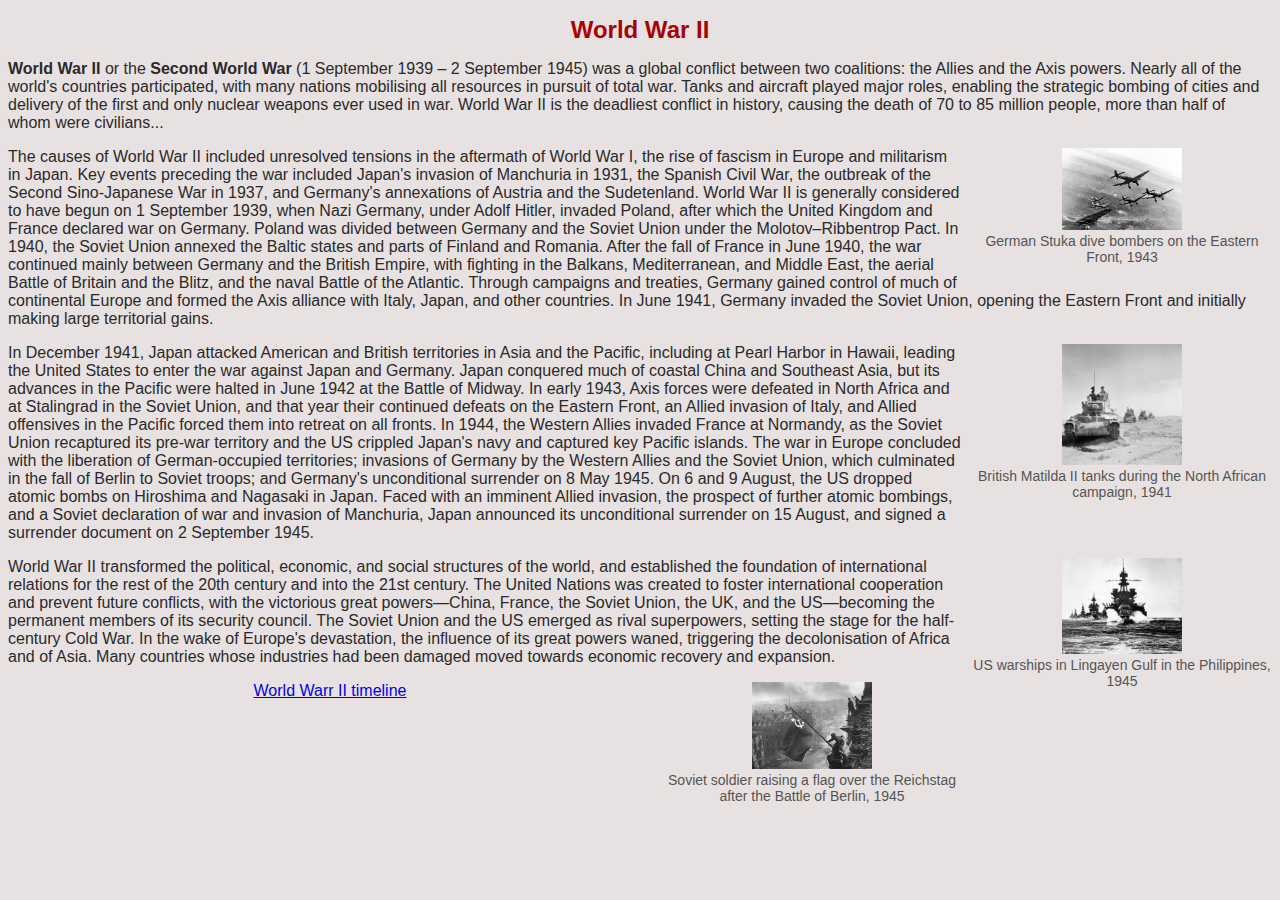
<file: index.html>
<!DOCTYPE html>

<head>
    <meta charset="utf-8">
    <title>World War II</title>
    <link rel="stylesheet" href="/style.css">
</head>
<body>

    <h1>World War II</h1>

    <p><b>World War II</b> or the <b>Second World War</b> (1 September 1939 – 2 September 1945) was a global conflict between two coalitions: the Allies and the Axis powers. Nearly all of the world's countries participated, with many nations mobilising all resources in pursuit of total war. Tanks and aircraft played major roles, enabling the strategic bombing of cities and delivery of the first and only nuclear weapons ever used in war. World War II is the deadliest conflict in history, causing the death of 70 to 85 million people, more than half of whom were civilians...</p>

    <figure class="float-image">
        <img src="p1.jpg" alt="Dive bombers" width="40%" height="40%">
        <figcaption>German Stuka dive bombers on the Eastern Front, 1943</figcaption>
    </figure>

    <p>The causes of World War II included unresolved tensions in the aftermath of World War I, the rise of fascism in Europe and militarism in Japan. Key events preceding the war included Japan's invasion of Manchuria in 1931, the Spanish Civil War, the outbreak of the Second Sino-Japanese War in 1937, and Germany's annexations of Austria and the Sudetenland. World War II is generally considered to have begun on 1 September 1939, when Nazi Germany, under Adolf Hitler, invaded Poland, after which the United Kingdom and France declared war on Germany. Poland was divided between Germany and the Soviet Union under the Molotov–Ribbentrop Pact. In 1940, the Soviet Union annexed the Baltic states and parts of Finland and Romania. After the fall of France in June 1940, the war continued mainly between Germany and the British Empire, with fighting in the Balkans, Mediterranean, and Middle East, the aerial Battle of Britain and the Blitz, and the naval Battle of the Atlantic. Through campaigns and treaties, Germany gained control of much of continental Europe and formed the Axis alliance with Italy, Japan, and other countries. In June 1941, Germany invaded the Soviet Union, opening the Eastern Front and initially making large territorial gains.</p>

    <figure class="float-image">
        <img src="p2.jpg" alt="British Matilda II tanks" width="40%" height="40%">
        <figcaption>British Matilda II tanks during the North African campaign, 1941</figcaption>
    </figure>

    <p>In December 1941, Japan attacked American and British territories in Asia and the Pacific, including at Pearl Harbor in Hawaii, leading the United States to enter the war against Japan and Germany. Japan conquered much of coastal China and Southeast Asia, but its advances in the Pacific were halted in June 1942 at the Battle of Midway. In early 1943, Axis forces were defeated in North Africa and at Stalingrad in the Soviet Union, and that year their continued defeats on the Eastern Front, an Allied invasion of Italy, and Allied offensives in the Pacific forced them into retreat on all fronts. In 1944, the Western Allies invaded France at Normandy, as the Soviet Union recaptured its pre-war territory and the US crippled Japan's navy and captured key Pacific islands. The war in Europe concluded with the liberation of German-occupied territories; invasions of Germany by the Western Allies and the Soviet Union, which culminated in the fall of Berlin to Soviet troops; and Germany's unconditional surrender on 8 May 1945. On 6 and 9 August, the US dropped atomic bombs on Hiroshima and Nagasaki in Japan. Faced with an imminent Allied invasion, the prospect of further atomic bombings, and a Soviet declaration of war and invasion of Manchuria, Japan announced its unconditional surrender on 15 August, and signed a surrender document on 2 September 1945.</p>

    <figure class="float-image">
        <img src="p3.jpg" alt="US Warships" width="40%" height="40%">
        <figcaption>US warships in Lingayen Gulf in the Philippines, 1945</figcaption>
    </figure>

    <p>World War II transformed the political, economic, and social structures of the world, and established the foundation of international relations for the rest of the 20th century and into the 21st century. The United Nations was created to foster international cooperation and prevent future conflicts, with the victorious great powers—China, France, the Soviet Union, the UK, and the US—becoming the permanent members of its security council. The Soviet Union and the US emerged as rival superpowers, setting the stage for the half-century Cold War. In the wake of Europe's devastation, the influence of its great powers waned, triggering the decolonisation of Africa and of Asia. Many countries whose industries had been damaged moved towards economic recovery and expansion.</p>

    <figure class="float-image">
        <img src="p4.jpg" alt="Soviet soldier raising a flag" width="40%" height="40%">
        <figcaption>Soviet soldier raising a flag over the Reichstag after the Battle of Berlin, 1945</figcaption>
    </figure>
<center><p><a href ="Timeline.html"> World Warr II timeline</a></p></center>
    <!-- Source: https://en.wikipedia.org/wiki/World_War_II -->
</body>
</html>
</file>
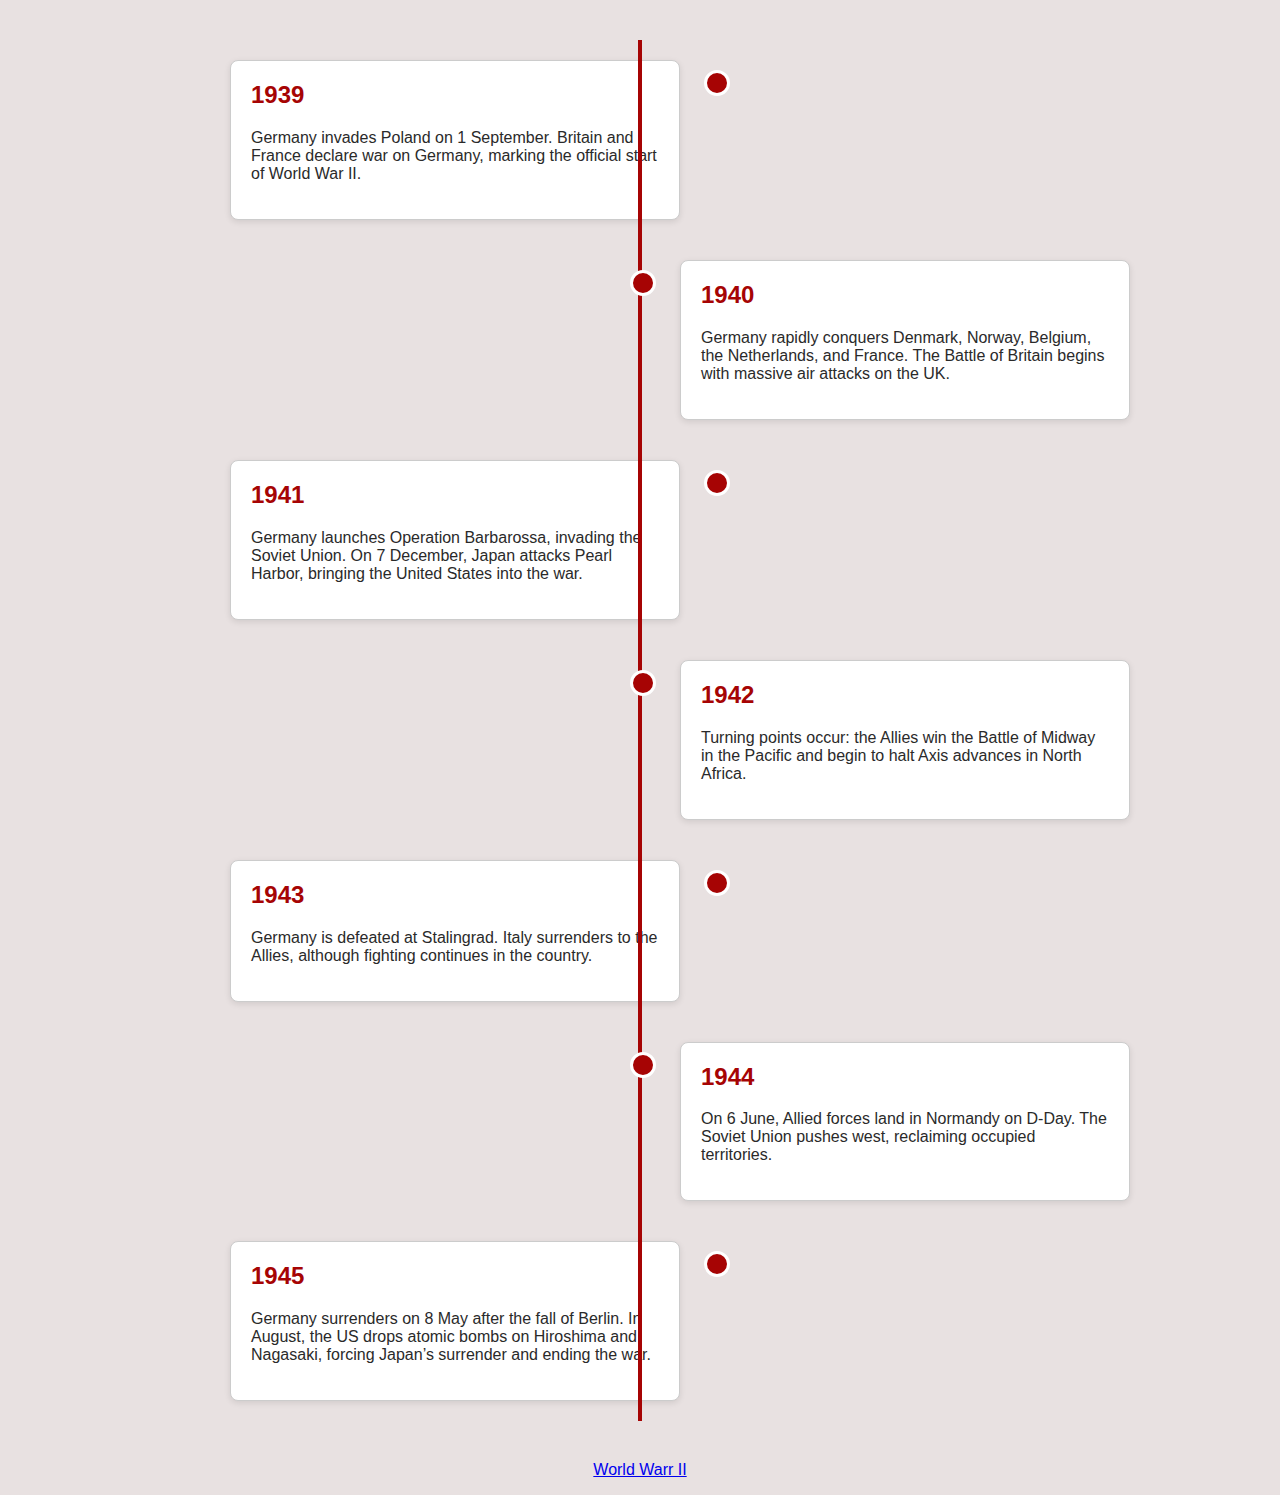
<file: Timeline.html>
<!DOCTYPE html>

<html>
    
<head>
  <meta charset="utf-8">
    <title>World War II timeline</title>
    <link rel="stylesheet" href="/style.css">
</head>
<body>
  <div class="timeline">

  <div class="timeline-item left">
    <div class="timeline-content">
      <h2>1939</h2>
      <p>Germany invades Poland on 1 September. Britain and France declare war on Germany, marking the official start of World War II.</p>
    </div>
  </div>

  <div class="timeline-item right">
    <div class="timeline-content">
      <h2>1940</h2>
      <p>Germany rapidly conquers Denmark, Norway, Belgium, the Netherlands, and France. The Battle of Britain begins with massive air attacks on the UK.</p>
    </div>
  </div>

  <div class="timeline-item left">
    <div class="timeline-content">
      <h2>1941</h2>
      <p>Germany launches Operation Barbarossa, invading the Soviet Union. On 7 December, Japan attacks Pearl Harbor, bringing the United States into the war.</p>
    </div>
  </div>

  <div class="timeline-item right">
    <div class="timeline-content">
      <h2>1942</h2>
      <p>Turning points occur: the Allies win the Battle of Midway in the Pacific and begin to halt Axis advances in North Africa.</p>
    </div>
  </div>

  <div class="timeline-item left">
    <div class="timeline-content">
      <h2>1943</h2>
      <p>Germany is defeated at Stalingrad. Italy surrenders to the Allies, although fighting continues in the country.</p>
    </div>
  </div>

  <div class="timeline-item right">
    <div class="timeline-content">
      <h2>1944</h2>
      <p>On 6 June, Allied forces land in Normandy on D-Day. The Soviet Union pushes west, reclaiming occupied territories.</p>
    </div>
  </div>

  <div class="timeline-item left">
    <div class="timeline-content">
      <h2>1945</h2>
      <p>Germany surrenders on 8 May after the fall of Berlin. In August, the US drops atomic bombs on Hiroshima and Nagasaki, forcing Japan’s surrender and ending the war.</p>
    </div>
  </div>

</div>

<center><p><a href ="index.html"> World Warr II</a></p></center>
<!-- Source: https://en.wikipedia.org/wiki/World_War_II -->
</body>
</html>
</file>
<file: style.css>
body {
    font-family: Arial;
    font-size: 16px;
    background-color: #e8e1e1;
    color: #2a2a2a;
}

h1 {
    font-size: 24px;
    color: #a60404;
    font-weight:bold;
    text-align: center;
}

.float-image {
    float: right;
    margin: 0 0 10px 10px;
    width: 300px;
    height: auto;
    padding-bottom:1%;
    text-align: center;
    font-size: 14px;
    color: #555555;
}

.timeline {
  position: relative;
  max-width: 900px;
  margin: 40px auto;
}

.timeline::after {
  content: '';
  position: absolute;
  width: 4px;
  background-color: #a60404; /* red line */
  top: 0;
  bottom: 0;
  left: 50%;
  margin-left: -2px;
}

.timeline-item {
  padding: 20px 40px;
  position: relative;
  width: 50%;
}

.timeline-item .timeline-content {
  background-color: #fff;
  padding: 20px;
  border-radius: 8px;
  border: 1px solid #ccc;
  position: relative;
  box-shadow: 0 2px 6px rgba(0,0,0,0.1);
}

.timeline-item.left {
  left: 0;
}

.timeline-item.right {
  left: 50%;
}

.timeline-item::before {
  content: '';
  position: absolute;
  top: 30px;
  width: 20px;
  height: 20px;
  border-radius: 50%;
  background-color: #a60404;
  border: 3px solid #fff;
  z-index: 1;
}

.timeline-item.left::before {
  right: -10px;
}

.timeline-item.right::before {
  left: -10px;
}

.timeline-content h2 {
  margin-top: 0;
  color: #a60404;
}
</file>
